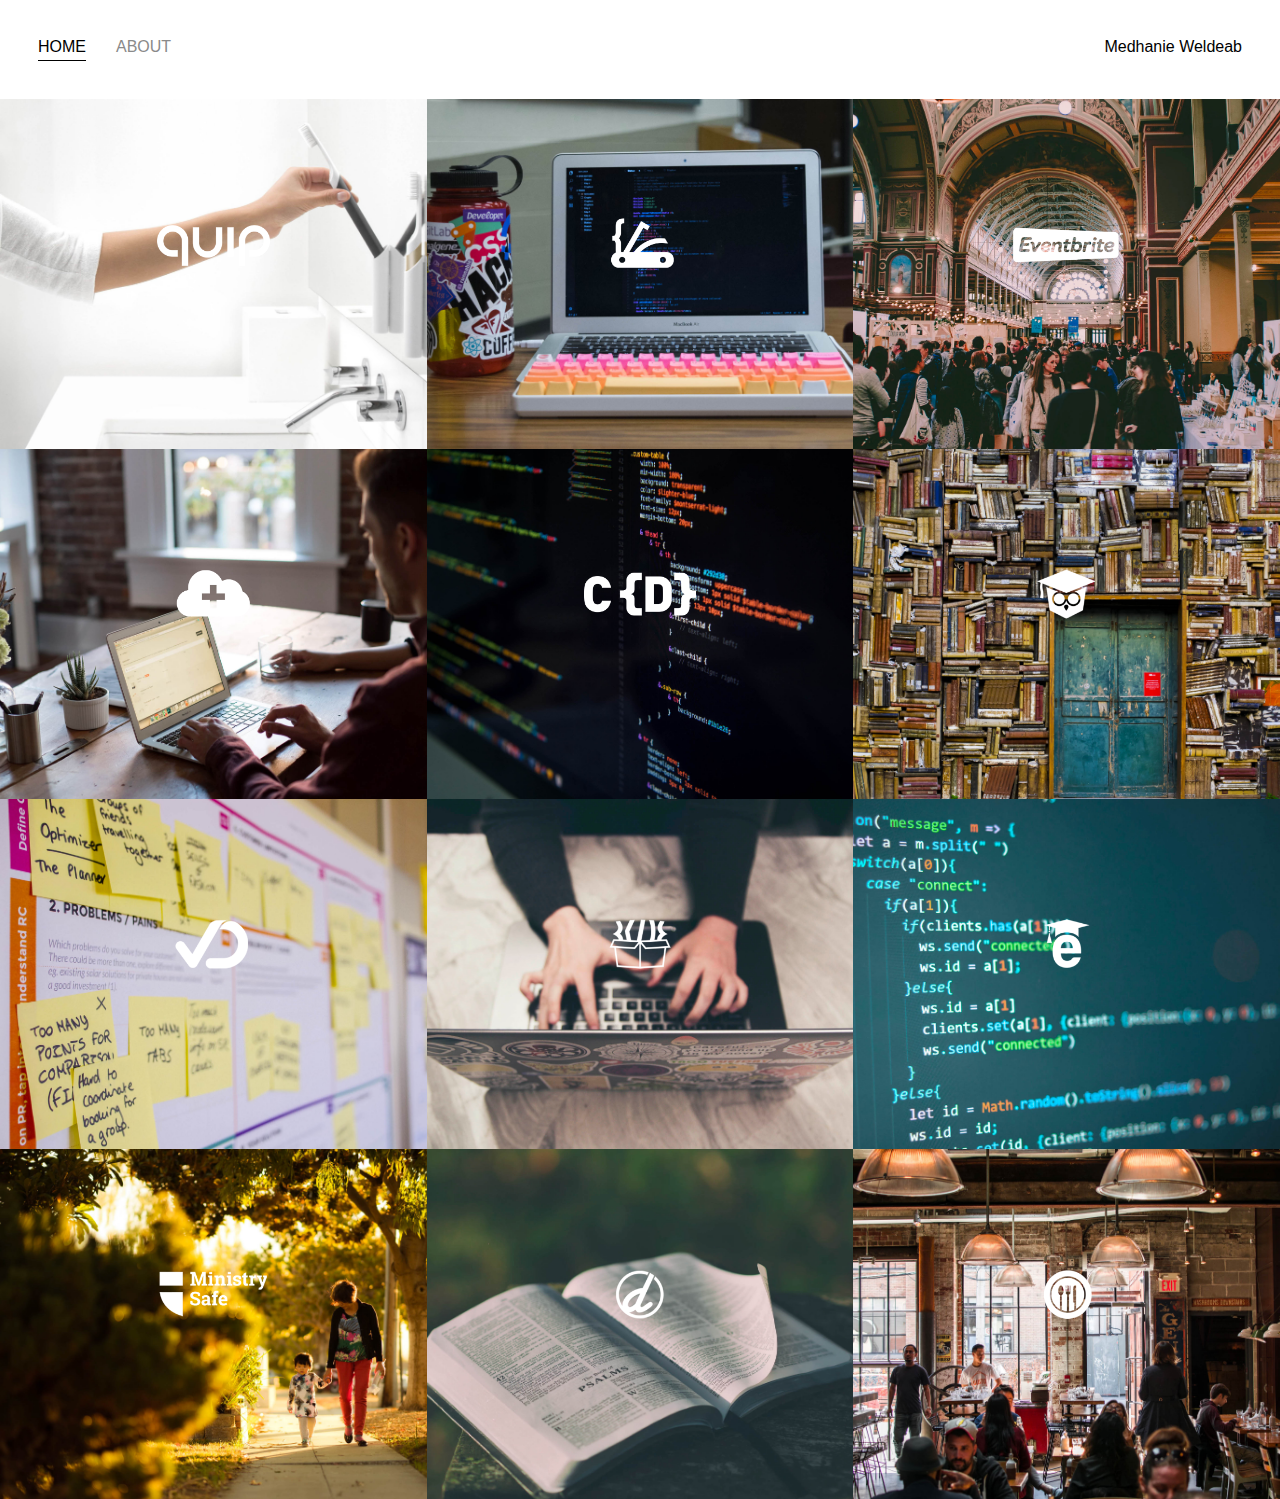
<file: index.html>
<!DOCTYPE html>
<html lang="en">

<head>
    <meta charset="UTF-8">
    <meta name="viewport" content="width=device-width, initial-scale=1.0">
    <meta http-equiv="X-UA-Compatible" content="ie=edge">
    <title>Medhanie Weldeab | Home</title>
    <link rel="stylesheet" href="style.css">
</head>

<body>
    <div class="container">
        <div class="nav-wrapper">
            <div class="left-side">
                <div class="nav-link-wrapper active-nav-link" >
                    <a href="index.html">Home</a>
                </div>

                <div class="nav-link-wrapper">
                    <a href="about.html">About</a>
                </div>
            </div>
            <div class="right-side">
                <div class="brand">
                    <div>Medhanie Weldeab</div>
                </div>
            </div>
        </div>
        <div class="content-wrapper">
            
            <div class="portfolio-items-wrapper">
                <div class="portfolio-item-wrapper">
                    <div class="portfolio-img-background" style="background-image: url('image/1.jpg');"></div>

                    <div class="img-text-wrapper">
                        <div class="logo-wrapper">
                            <img src="logos/quip.png">

                            <div class="subtitle">
                                Lorem ipsum dolor sit amet consectetur, adipisicing elit.
                            </div>
                        </div>
                    </div>
                </div>

                <div class="portfolio-item-wrapper">
                    <div class="portfolio-img-background" style="background-image: url('image/portfolio2.jpg');"></div>

                    <div class="img-text-wrapper">
                        <div class="logo-wrapper">
                            <img src="logos/devcamp.png">

                            <div class="subtitle">
                                Lorem ipsum dolor sit amet consectetur, adipisicing elit.
                            </div>
                        </div>
                    </div>
                </div>
                <div class="portfolio-item-wrapper">
                    <div class="portfolio-img-background" style="background-image: url('image/portfolio3.jpg');"></div>

                    <div class="img-text-wrapper">
                        <div class="logo-wrapper">
                            <img src="logos/eventbrite.png">

                            <div class="subtitle">
                                Lorem ipsum dolor sit amet consectetur, adipisicing elit.
                            </div>
                        </div>
                    </div>
                </div>
                <div class="portfolio-item-wrapper">
                    <div class="portfolio-img-background" style="background-image: url('image/portfolio4.jpg');"></div>

                    <div class="img-text-wrapper">
                        <div class="logo-wrapper">
                            <img src="logos/shop-hacker.png">

                            <div class="subtitle">
                                Lorem ipsum dolor sit amet consectetur, adipisicing elit.
                            </div>
                        </div>
                    </div>
                </div>
                <div class="portfolio-item-wrapper">
                    <div class="portfolio-img-background" style="background-image: url('image/portfolio5.jpg');"></div>

                    <div class="img-text-wrapper">
                        <div class="logo-wrapper">
                            <img src="logos/crondose.png">

                            <div class="subtitle">
                                Lorem ipsum dolor sit amet consectetur, adipisicing elit.
                            </div>
                        </div>
                    </div>
                </div>
                <div class="portfolio-item-wrapper">
                    <div class="portfolio-img-background" style="background-image: url('image/portfolio6.jpg');"></div>

                    <div class="img-text-wrapper">
                        <div class="logo-wrapper">
                            <img src="logos/dailysmarty.png">

                            <div class="subtitle">
                                Lorem ipsum dolor sit amet consectetur, adipisicing elit.
                            </div>
                        </div>
                    </div>
                </div>
                <div class="portfolio-item-wrapper">
                    <div class="portfolio-img-background" style="background-image: url('image/portfolio7.jpg');"></div>

                    <div class="img-text-wrapper">
                        <div class="logo-wrapper">
                            <img src="logos/dashtrack.png">

                            <div class="subtitle">
                                Lorem ipsum dolor sit amet consectetur, adipisicing elit.
                            </div>
                        </div>
                    </div>
                </div>
                <div class="portfolio-item-wrapper">
                    <div class="portfolio-img-background" style="background-image: url('image/portfolio8.jpg');"></div>

                    <div class="img-text-wrapper">
                        <div class="logo-wrapper">
                            <img src="logos/devtrunk.png">

                            <div class="subtitle">
                                Lorem ipsum dolor sit amet consectetur, adipisicing elit.
                            </div>
                        </div>
                    </div>
                </div>
                <div class="portfolio-item-wrapper">
                    <div class="portfolio-img-background" style="background-image: url('image/portfolio9.jpg');"></div>

                    <div class="img-text-wrapper">
                        <div class="logo-wrapper">
                            <img src="logos/edutechional.png">

                            <div class="subtitle">
                                Lorem ipsum dolor sit amet consectetur, adipisicing elit.
                            </div>
                        </div>
                    </div>
                </div>
                <div class="portfolio-item-wrapper">
                    <div class="portfolio-img-background" style="background-image: url('image/portfolio10.jpg');"></div>

                    <div class="img-text-wrapper">
                        <div class="logo-wrapper">
                            <img src="logos/ministry-safe.png">

                            <div class="subtitle">
                                Lorem ipsum dolor sit amet consectetur, adipisicing elit.
                            </div>
                        </div>
                    </div>
                </div>
                <div class="portfolio-item-wrapper">
                    <div class="portfolio-img-background" style="background-image: url('image/portfolio11.jpg');"></div>

                    <div class="img-text-wrapper">
                        <div class="logo-wrapper">
                            <img src="logos/open-devos.png">

                            <div class="subtitle">
                                Lorem ipsum dolor sit amet consectetur, adipisicing elit.
                            </div>
                        </div>
                    </div>
                </div>
                <div class="portfolio-item-wrapper">
                    <div class="portfolio-img-background" style="background-image: url('image/portfolio12.jpg');"></div>

                    <div class="img-text-wrapper">
                        <div class="logo-wrapper">
                            <img src="logos/toastability.png">

                            <div class="subtitle">
                                Lorem ipsum dolor sit amet consectetur, adipisicing elit.
                            </div>
                        </div>
                    </div>
                </div>
            </div>
        </div>
    </div>

</body>
<script>
    const portfolioItems =document.querySelectorAll('.portfolio-item-wrapper');
    portfolioItems.forEach(portfolioItem =>{
        portfolioItem.addEventListener('mouseover',()=>{
            console.log(portfolioItem.childNodes[1].classList);
            portfolioItem.childNodes[1].classList.add('img-darken');
        })
        portfolioItem.addEventListener('mouseout',()=>{
            console.log(portfolioItem.childNodes[1].classList);
            portfolioItem.childNodes[1].classList.remove('img-darken');
        })
    })
</script>

</html>
</file>
<file: style.css>
body{
    margin: 0px;
    font-family: sans-serif;
}

.container{
    display: grid;
    grid-template-columns: 1fr;
}

.nav-wrapper{
    display: flex;
    justify-content: space-between;
    padding: 38px;
}

.left-side {
    display: flex;
    
}

.nav-wrapper > .left-side > div {
    margin-right: 30px;
    font-size: 1em;
    text-transform: uppercase;
    
}

.nav-link-wrapper{
    height: 22px;
    border-bottom: 1px solid transparent;
    transition: border-bottom 0.5s;
    
}

.nav-link-wrapper a{
    color: #8a8a8a;
    text-decoration: none;
    transition: color 0.5s;
}

.nav-link-wrapper:hover{
    border-bottom: 1px solid black;
}

.nav-link-wrapper a:hover{
    color: black;
}

.active-nav-link {
    border-bottom: 1px solid black;
}

.active-nav-link  a {
  color:black !important;
}

/* portflio styles */

.portfolio-items-wrapper{
    display: grid;
    grid-template-columns: 1fr 1fr 1fr;
    
}

.portfolio-item-wrapper{
    position: relative;
}

.portfolio-img-background{
    height: 350px;
    width: 100%;
    background-size: cover;
    background-position: center;
    background-repeat: no-repeat;
    
}

.img-text-wrapper{
    position: absolute;
    top: 0;
    display: flex;
    flex-direction: column;
    justify-content: center;
    align-items: center;
    height: 100%;
    text-align: center;
    padding-left: 100px;
    padding-right:100px;
}

.logo-wrapper img{
    width: 50%;
    margin-bottom:20px;
}

/* Needs to be more specific with selector*/

.img-text-wrapper .subtitle{
    transition: 1s;
    font-weight: 600;
    color:transparent;
}
.img-text-wrapper:hover .subtitle{
    font-weight: 600;
    color:lightgreen;
}

.img-darken{
    transition: 1s;
    filter:brightness(10%);
}

/*About page*/

.two-column-wrapper{
    display: grid;
    grid-template-columns: 1fr 1fr;
    margin: 20px;
   
}



.profile-img-wrapper img {
    width: 80%;
}

.profile-content-wrapper{
    padding: 30px;

}

.profile-content-wrapper h2{
    color:lightgreen;
}
</file>
